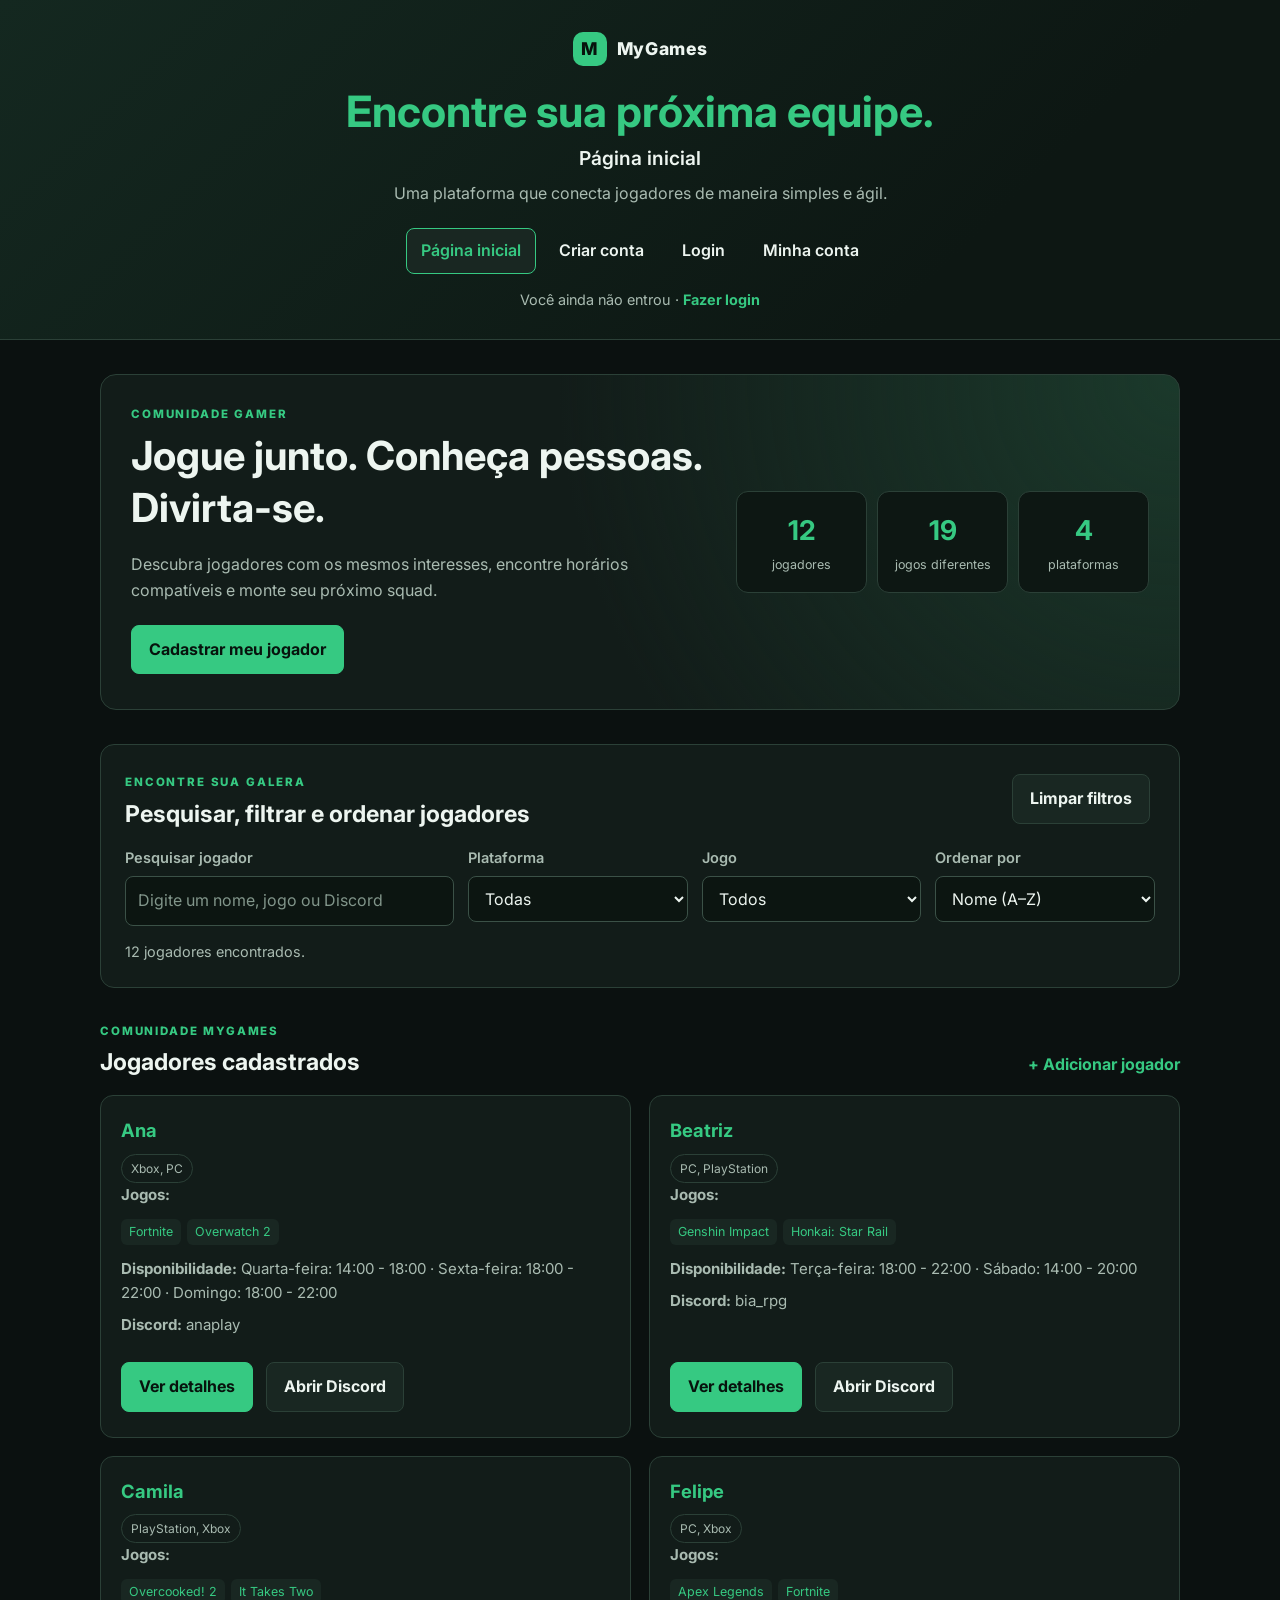
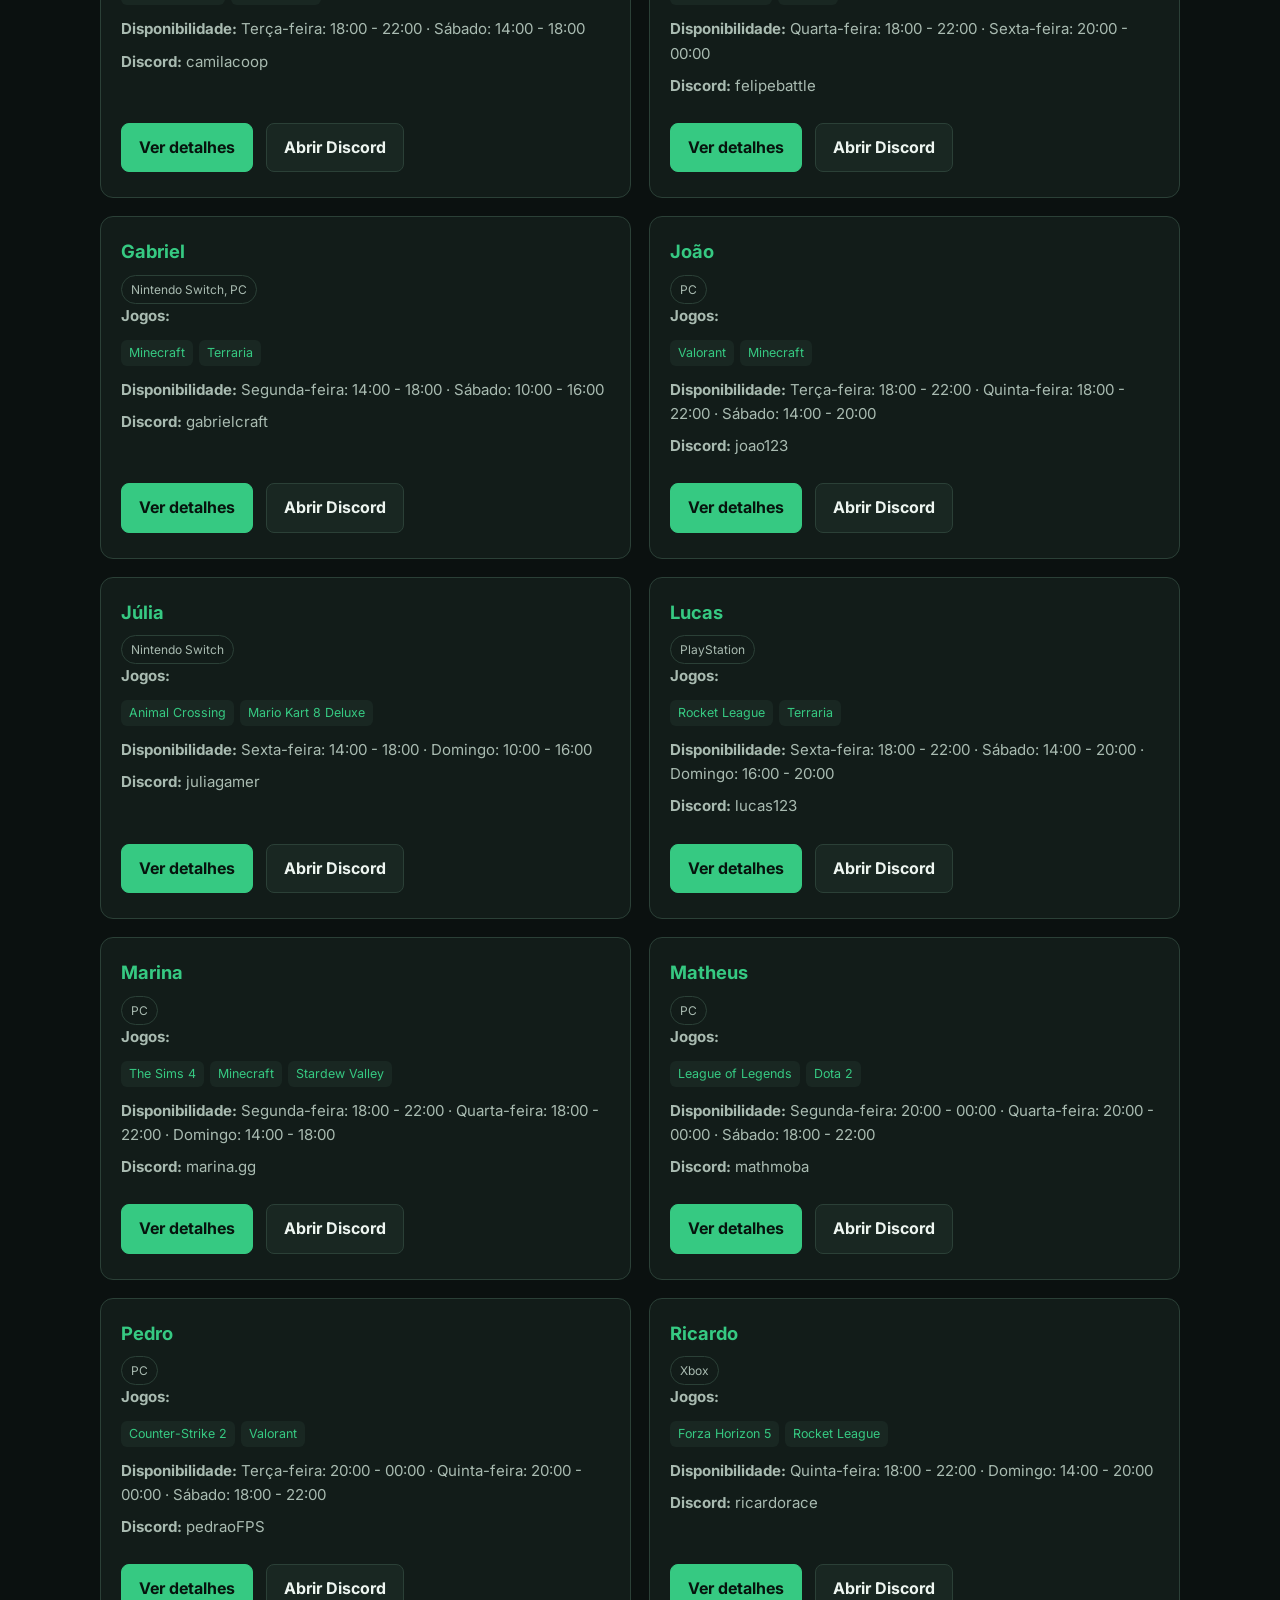
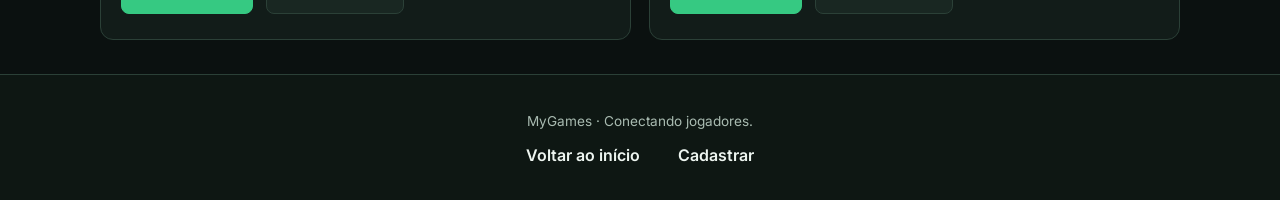
<file: index.html>
<!DOCTYPE html>
<html lang="pt-BR">

<head>
    <meta charset="UTF-8">
    <meta name="viewport" content="width=device-width, initial-scale=1.0">
    <meta name="description" content="Encontre jogadores para jogar seus games favoritos no MyGames.">
    <title>MyGames | Página inicial</title>
    <link rel="stylesheet" href="assets/css/style.css">
</head>

<body data-page="inicio">
    <header class="cabecalho" id="cabecalho">
        <div class="marca"><span class="marca-icone">M</span><span>MyGames</span></div>
        <h1>Encontre sua próxima equipe.</h1>
        <h2>Página inicial</h2>
        <p>Uma plataforma que conecta jogadores de maneira simples e ágil.</p>
        <nav>
            <a class="ativo" href="index.html">Página inicial</a>
            <a href="cadastro.html">Criar conta</a>
            <a href="login.html">Login</a>
            <a href="perfil.html">Minha conta</a>
        </nav>
        <div class="usuario-topo" id="usuario-topo"></div>
    </header>
    <main>
        <section class="introducao">
            <div>
                <span class="sobretitulo">COMUNIDADE GAMER</span>
                <h2>Jogue junto. Conheça pessoas. Divirta-se.</h2>
                <p>Descubra jogadores com os mesmos interesses, encontre horários compatíveis e monte seu próximo squad.
                </p>
                <a class="botao" href="cadastro.html">Cadastrar meu jogador</a>
            </div>
            <div class="painel-estatisticas">
                <div><strong id="total-jogadores">0</strong><span>jogadores</span></div>
                <div><strong id="total-jogos">0</strong><span>jogos diferentes</span></div>
                <div><strong id="total-plataformas">0</strong><span>plataformas</span></div>
            </div>
        </section>
        <section class="painel-controles">
            <div class="titulo-secao">
                <div><span class="sobretitulo">ENCONTRE SUA GALERA</span>
                    <h2>Pesquisar, filtrar e ordenar jogadores</h2>
                </div>
                <button type="button" class="botao-secundario" id="limpar-filtros">Limpar filtros</button>
            </div>
            <div class="controles-grade">
                <div class="controle-largo">
                    <label for="pesquisa">Pesquisar jogador</label>
                    <input id="pesquisa" type="search" placeholder="Digite um nome, jogo ou Discord">
                </div>
                <div>
                    <label for="plataforma">Plataforma</label>
                    <select id="plataforma">
                        <option value="">Todas</option>
                        <option>PC</option>
                        <option>PlayStation</option>
                        <option>Xbox</option>
                        <option>Nintendo Switch</option>
                    </select>
                </div>
                <div>
                    <label for="jogo">Jogo</label>
                    <select id="jogo">
                        <option value="">Todos</option>
                    </select>
                </div>
                <div>
                    <label for="ordenacao">Ordenar por</label>
                    <select id="ordenacao">
                        <option value="nome-asc">Nome (A–Z)</option>
                        <option value="nome-desc">Nome (Z–A)</option>
                        <option value="jogo-asc">Jogo (A–Z)</option>
                        <option value="plataforma-asc">Plataforma (A–Z)</option>
                        <option value="recentes">Mais recentes</option>
                    </select>
                </div>
            </div>
            <p class="resultado-contagem" id="resultado-contagem" aria-live="polite"></p>
        </section>
        <section>
            <div class="titulo-secao">
                <div><span class="sobretitulo">COMUNIDADE MYGAMES</span>
                    <h2>Jogadores cadastrados</h2>
                </div><a class="link-destaque" href="cadastro.html">+ Adicionar jogador</a>
            </div>
            <div id="jogadores" class="grade-jogadores" aria-live="polite"></div>
            <p id="estado-vazio" class="estado-vazio" hidden>Nenhum jogador encontrado. Tente alterar os filtros.</p>
        </section>
    </main>
    <footer>
        <p>MyGames · Conectando jogadores.</p>
        <nav><a href="#cabecalho">Voltar ao início</a><a href="cadastro.html">Cadastrar</a></nav>
    </footer>
    <script src="assets/js/script.js"></script>
</body>

</html>
</file>
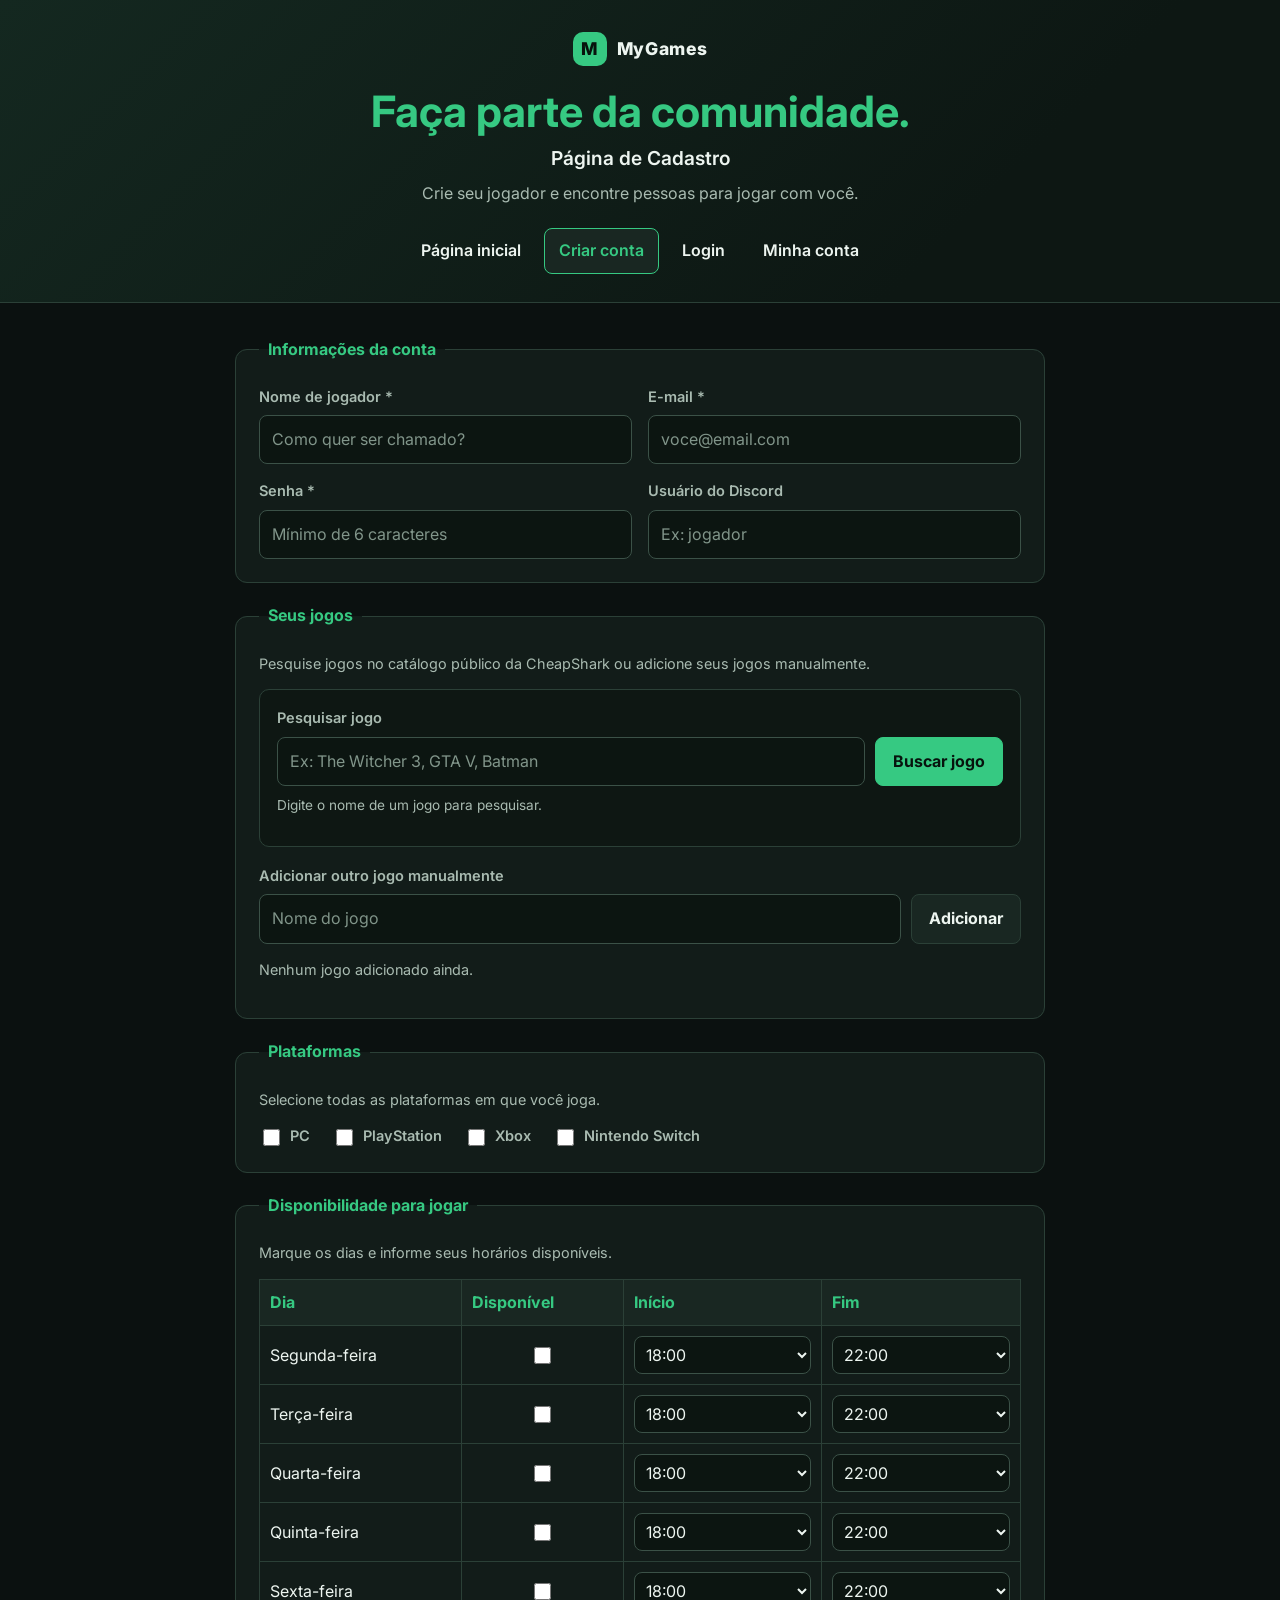
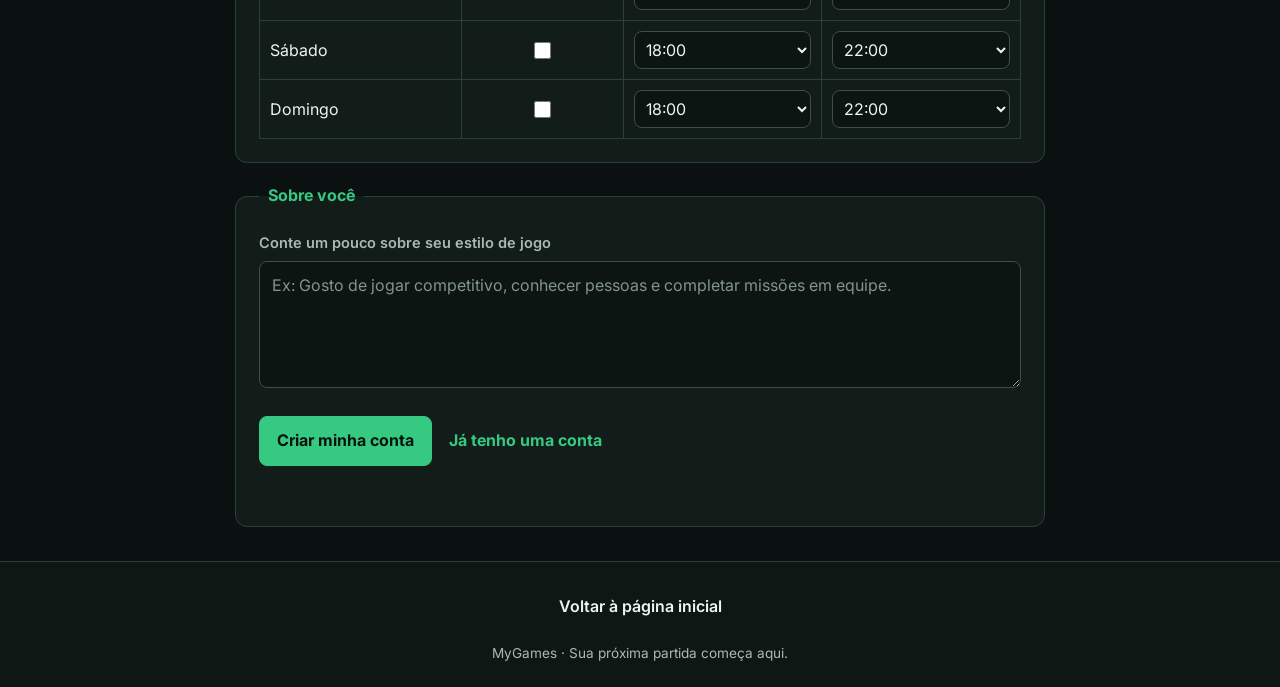
<file: cadastro.html>
<!DOCTYPE html>
<html lang="pt-BR">

<head>
    <meta charset="UTF-8">
    <meta name="viewport" content="width=device-width, initial-scale=1.0">
    <title>MyGames | Cadastro</title>
    <link rel="stylesheet" href="assets/css/style.css">
    <script src="assets/js/script.js" defer></script>
</head>

<body data-page="cadastro">
    <header class="cabecalho" id="cabecalho">
        <div class="marca"><span class="marca-icone">M</span><span>MyGames</span></div>
        <h1>Faça parte da comunidade.</h1>
        <h2>Página de Cadastro</h2>
        <p>Crie seu jogador e encontre pessoas para jogar com você.</p>
        <nav>
            <a href="index.html">Página inicial</a>
            <a class="ativo" href="cadastro.html">Criar conta</a>
            <a href="login.html">Login</a>
            <a href="perfil.html">Minha conta</a>
        </nav>
    </header>

    <main class="largura-formulario">
        <form id="form-cadastro" novalidate>
            <fieldset>
                <legend>Informações da conta</legend>
                <div class="form-grid">
                    <div>
                        <label for="nome">Nome de jogador *</label>
                        <input id="nome" name="nome" type="text" minlength="2" maxlength="40" required
                            placeholder="Como quer ser chamado?">
                    </div>
                    <div>
                        <label for="email">E-mail *</label>
                        <input id="email" name="email" type="email" required placeholder="voce@email.com">
                    </div>
                    <div>
                        <label for="senha">Senha *</label>
                        <input id="senha" name="senha" type="password" minlength="6" required
                            placeholder="Mínimo de 6 caracteres">
                    </div>
                    <div>
                        <label for="discord">Usuário do Discord</label>
                        <input id="discord" name="discord" type="text" maxlength="40" placeholder="Ex: jogador">
                    </div>
                </div>
            </fieldset>

            <fieldset>
                <legend>Seus jogos</legend>
                <p class="texto-ajuda">
                    Pesquise jogos no catálogo público da CheapShark ou adicione seus jogos manualmente.
                </p>

                <div class="busca-api">
                    <label for="busca-jogo-api">Pesquisar jogo</label>
                    <div class="linha-busca">
                        <input id="busca-jogo-api" type="search"
                            placeholder="Ex: The Witcher 3, GTA V, Batman">
                        <button type="button" id="buscar-jogo">Buscar jogo</button>
                    </div>

                    <p id="status-api" class="mensagem-api" aria-live="polite">
                        Digite o nome de um jogo para pesquisar.
                    </p>

                    <div id="resultados-api" class="resultados-api"></div>
                </div>

                <div class="linha-busca campo-manual">
                    <div class="controle-largo">
                        <label for="jogo-manual">Adicionar outro jogo manualmente</label>
                        <input id="jogo-manual" type="text" placeholder="Nome do jogo">
                    </div>
                    <button type="button" class="botao-secundario" id="adicionar-jogo-manual">
                        Adicionar
                    </button>
                </div>

                <div id="jogos-selecionados" class="jogos-selecionados">
                    <p class="texto-ajuda">Nenhum jogo adicionado ainda.</p>
                </div>
            </fieldset>

            <fieldset>
                <legend>Plataformas</legend>
                <p class="texto-ajuda">Selecione todas as plataformas em que você joga.</p>
                <div class="opcoes-checkbox">
                    <label><input type="checkbox" name="plataforma" value="PC"> PC</label>
                    <label><input type="checkbox" name="plataforma" value="PlayStation"> PlayStation</label>
                    <label><input type="checkbox" name="plataforma" value="Xbox"> Xbox</label>
                    <label><input type="checkbox" name="plataforma" value="Nintendo Switch"> Nintendo Switch</label>
                </div>
            </fieldset>

            <fieldset>
                <legend>Disponibilidade para jogar</legend>
                <p class="texto-ajuda">Marque os dias e informe seus horários disponíveis.</p>
                <div class="tabela-responsiva">
                    <table class="tabela-horarios">
                        <thead>
                            <tr>
                                <th>Dia</th>
                                <th>Disponível</th>
                                <th>Início</th>
                                <th>Fim</th>
                            </tr>
                        </thead>
                        <tbody id="corpo-horarios"></tbody>
                    </table>
                </div>
            </fieldset>

            <fieldset>
                <legend>Sobre você</legend>
                <label for="sobre">Conte um pouco sobre seu estilo de jogo</label>
                <textarea id="sobre" name="sobre" rows="4" maxlength="300"
                    placeholder="Ex: Gosto de jogar competitivo, conhecer pessoas e completar missões em equipe."></textarea>

                <div class="linha-final">
                    <button type="submit">Criar minha conta</button>
                    <a class="link-destaque" href="login.html">Já tenho uma conta</a>
                </div>

                <p id="mensagem-cadastro" class="mensagem" role="status"></p>
            </fieldset>
        </form>
    </main>

    <footer>
        <nav><a href="index.html">Voltar à página inicial</a></nav>
        <p>MyGames · Sua próxima partida começa aqui.</p>
    </footer>
</body>

</html>
</file>
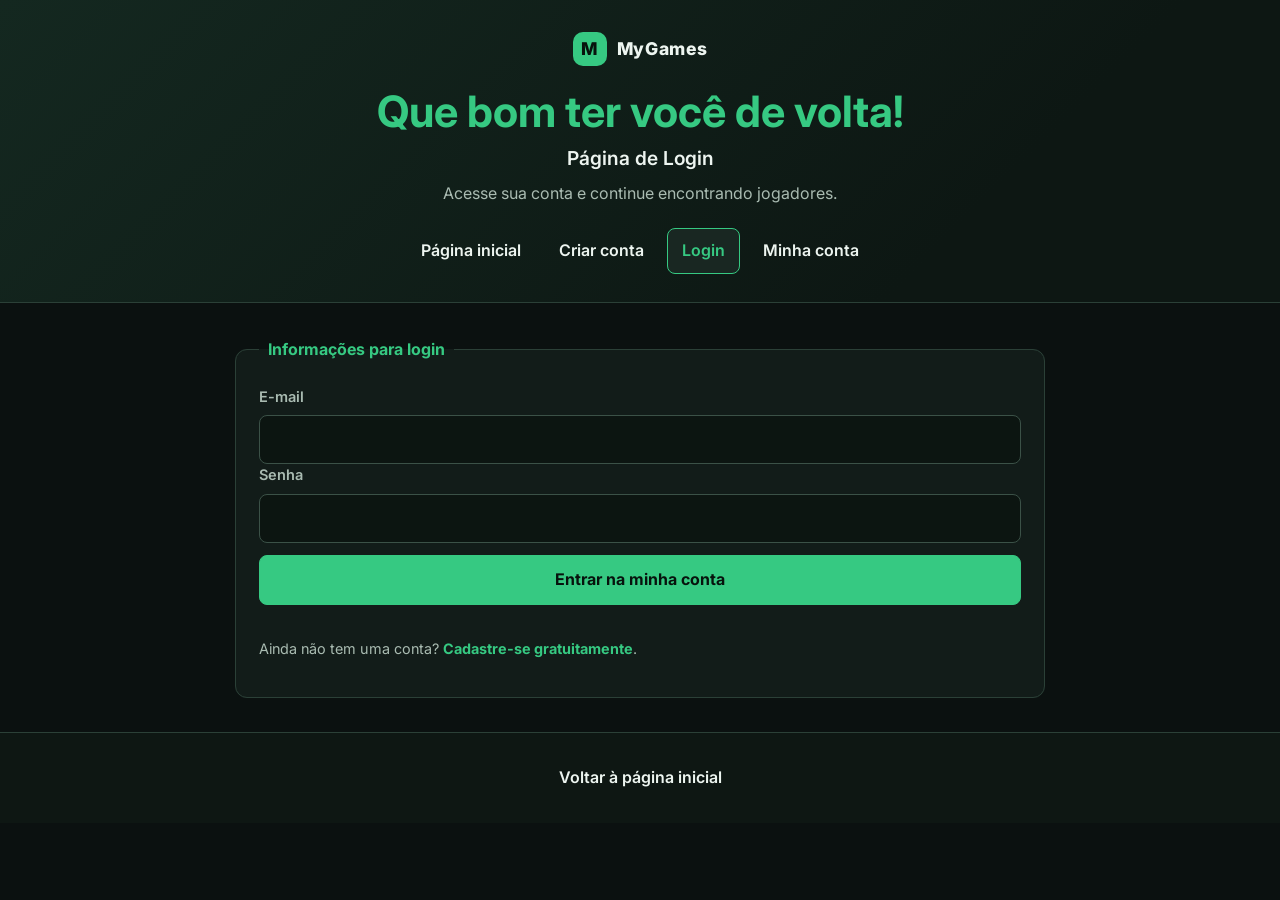
<file: login.html>
<!DOCTYPE html>
<html lang="pt-BR">

<head>
    <meta charset="UTF-8">
    <meta name="viewport" content="width=device-width, initial-scale=1.0">
    <title>MyGames | Login</title>
    <link rel="stylesheet" href="assets/css/style.css">
</head>

<body data-page="login">
    <header class="cabecalho" id="cabecalho">
        <div class="marca"><span class="marca-icone">M</span><span>MyGames</span></div>
        <h1>Que bom ter você de volta!</h1>
        <h2>Página de Login</h2>
        <p>Acesse sua conta e continue encontrando jogadores.</p>
        <nav><a href="index.html">Página inicial</a><a href="cadastro.html">Criar conta</a><a class="ativo"
                href="login.html">Login</a><a href="perfil.html">Minha conta</a></nav>
    </header>
    <main class="largura-formulario">
        <form id="form-login" novalidate>
            <fieldset>
                <legend>Informações para login</legend>
                <label for="email-login">E-mail</label><input type="email" id="email-login" required
                    autocomplete="email">
                <label for="senha-login">Senha</label><input type="password" id="senha-login" required
                    autocomplete="current-password">
                <button type="submit" class="botao-bloco">Entrar na minha conta</button>
                <p id="mensagem-login" class="mensagem" role="status"></p>
                <p class="texto-ajuda">Ainda não tem uma conta? <a class="link-destaque"
                        href="cadastro.html">Cadastre-se gratuitamente</a>.</p>
            </fieldset>
        </form>
    </main>
    <footer>
        <nav><a href="index.html">Voltar à página inicial</a></nav>
    </footer>
    <script src="assets/js/script.js"></script>
</body>

</html>
</file>
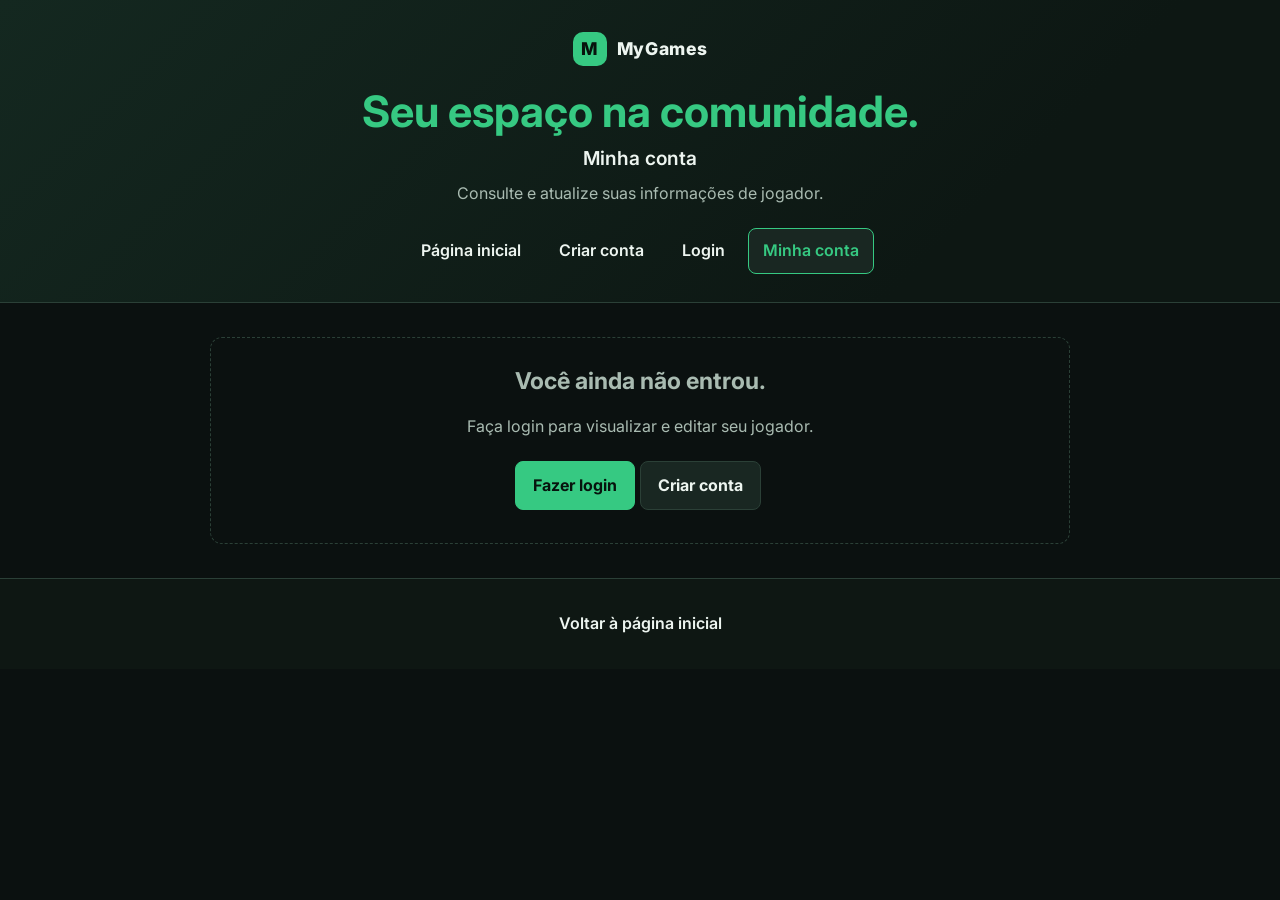
<file: perfil.html>
<!DOCTYPE html>
<html lang="pt-BR">

<head>
    <meta charset="UTF-8">
    <meta name="viewport" content="width=device-width, initial-scale=1.0">
    <title>MyGames | Minha conta</title>
    <link rel="stylesheet" href="assets/css/style.css">
</head>

<body data-page="perfil">
    <header class="cabecalho" id="cabecalho">
        <div class="marca"><span class="marca-icone">M</span><span>MyGames</span></div>
        <h1>Seu espaço na comunidade.</h1>
        <h2>Minha conta</h2>
        <p>Consulte e atualize suas informações de jogador.</p>
        <nav><a href="index.html">Página inicial</a><a href="cadastro.html">Criar conta</a><a
                href="login.html">Login</a><a class="ativo" href="perfil.html">Minha conta</a></nav>
    </header>
    <main class="pagina-perfil">
        <div id="perfil-sem-login" class="estado-vazio" hidden>
            <h2>Você ainda não entrou.</h2>
            <p>Faça login para visualizar e editar seu jogador.</p><a class="botao" href="login.html">Fazer login</a><a
                class="botao botao-secundario" href="cadastro.html">Criar conta</a>
        </div>
        <div id="conteudo-perfil" hidden>
            <section class="perfil-capa">
                <div class="avatar" id="avatar-perfil">?</div>
                <div><span class="sobretitulo">MEU JOGADOR</span>
                    <h2 id="perfil-nome-cabecalho"></h2>
                    <p id="perfil-discord-cabecalho"></p>
                </div>
                <span class="status-publico" id="status-visibilidade">Perfil público</span>
            </section>
            <form id="form-editar-perfil">
                <fieldset>
                    <legend>Informações da conta</legend>
                    <div class="form-grid">
                        <div><label for="editar-nome">Nome</label><input id="editar-nome" required minlength="2"
                                maxlength="40"></div>
                        <div><label for="editar-email">E-mail</label><input id="editar-email" type="email" required>
                        </div>
                        <div><label for="editar-senha">Nova senha</label><input id="editar-senha" type="password"
                                minlength="6" placeholder="Deixe vazio para manter a atual"></div>
                        <div><label for="editar-discord">Discord</label><input id="editar-discord" maxlength="40"></div>
                    </div>
                    <label for="editar-sobre">Sobre você</label><textarea id="editar-sobre" rows="3"
                        maxlength="300"></textarea>
                    <button type="submit">Salvar informações</button>
                    <p id="mensagem-perfil" class="mensagem" role="status"></p>
                </fieldset>
            </form>
            <form id="form-editar-jogos">
                <fieldset>
                    <legend>Meus jogos e plataformas</legend>
                    <div class="form-grid">
                        <div><label for="editar-jogos">Jogos (separados por vírgula)</label><input id="editar-jogos"
                                placeholder="Minecraft, Valorant"></div>
                        <div><label for="editar-plataformas">Plataformas (separadas por vírgula)</label><input
                                id="editar-plataformas" placeholder="PC, PlayStation"></div>
                    </div>
                    <p class="texto-ajuda">Os jogos adicionados pela busca da API também aparecem aqui.</p>
                    <button type="submit">Salvar jogos e plataformas</button>
                    <p id="mensagem-jogos" class="mensagem" role="status"></p>
                </fieldset>
            </form>
            <form id="form-editar-horarios">
                <fieldset>
                    <legend>Disponibilidade para jogar</legend>
                    <div class="tabela-responsiva">
                        <table class="tabela-horarios">
                            <thead>
                                <tr>
                                    <th>Dia</th>
                                    <th>Disponível</th>
                                    <th>Início</th>
                                    <th>Fim</th>
                                </tr>
                            </thead>
                            <tbody id="perfil-horarios"></tbody>
                        </table>
                    </div>
                    <button type="submit">Salvar horários</button>
                    <p id="mensagem-horarios" class="mensagem" role="status"></p>
                </fieldset>
            </form>
            <fieldset>
                <legend>Privacidade do perfil</legend>
                <p id="texto-privacidade"></p><button type="button" class="botao-secundario"
                    id="alternar-privacidade">Alterar visibilidade</button>
            </fieldset>
            <fieldset class="zona-perigo">
                <legend>Excluir minha conta</legend>
                <p>A exclusão remove sua conta e seus dados deste navegador. Essa ação não pode ser desfeita.</p><button
                    type="button" class="botao-excluir" id="excluir-conta">Excluir minha conta</button>
            </fieldset>
            <button type="button" class="botao-secundario" id="sair-conta">Sair da conta</button>
        </div>
    </main>
    <footer>
        <nav><a href="index.html">Voltar à página inicial</a></nav>
    </footer>
    <script src="assets/js/script.js"></script>
</body>

</html>
</file>
<file: assets/css/style.css>
@import url("https://fonts.googleapis.com/css2?family=Inter:wght@400;500;600;700;800&display=swap");

:root {
    --fundo: #0b1110;
    --superficie: #121c19;
    --superficie-clara: #192722;
    --borda: #2b4037;
    --texto: #edf5f0;
    --texto-secundario: #a9bbb1;
    --verde: #36c982;
    --verde-escuro: #1f8b5b;
    --vermelho: #ef6464;
    --largura: 1120px;
}

* { box-sizing: border-box; }
html { scroll-behavior: smooth; scroll-padding-top: 20px; }
body { margin: 0; min-width: 0; overflow-x: hidden; background: var(--fundo); color: var(--texto); font-family: "Inter", Arial, sans-serif; font-size: 16px; line-height: 1.6; }
header.cabecalho { padding: 32px 24px 28px; background: linear-gradient(135deg, #142820, #0d1713 75%); border-bottom: 1px solid var(--borda); text-align: center; }
.marca { display: flex; justify-content: center; align-items: center; gap: 10px; margin-bottom: 20px; color: var(--texto); font-size: 1.1rem; font-weight: 800; letter-spacing: .04em; }
.marca-icone { display: grid; width: 34px; height: 34px; place-items: center; border-radius: 10px; background: var(--verde); color: #07130d; }
header h1 { margin: 0 0 8px; color: var(--verde); font-size: clamp(1.65rem, 4vw, 2.7rem); line-height: 1.2; overflow-wrap: anywhere; }
header h2 { margin: 0 0 10px; font-size: 1.2rem; font-weight: 600; }
header p { margin: 0 auto 22px; max-width: 620px; color: var(--texto-secundario); }
nav { display: flex; justify-content: center; align-items: center; flex-wrap: wrap; gap: 8px; }
nav a { display: inline-block; padding: 9px 14px; border: 1px solid transparent; border-radius: 8px; color: var(--texto); text-decoration: none; font-weight: 600; transition: .2s; }
nav a:hover, nav a.ativo { background: var(--superficie-clara); border-color: var(--verde); color: var(--verde); }
.usuario-topo { min-height: 22px; margin-top: 14px; color: var(--texto-secundario); font-size: .9rem; }
main { width: 100%; max-width: var(--largura); padding: 0 20px; margin: 34px auto; }
main > section { margin-bottom: 34px; }
h2 { margin: 0 0 18px; font-size: 1.45rem; line-height: 1.3; }
h3 { margin: 0 0 12px; color: var(--verde); font-size: 1.15rem; }
p { margin-top: 0; overflow-wrap: anywhere; }
.sobretitulo { display: block; margin-bottom: 7px; color: var(--verde); font-size: .72rem; font-weight: 800; letter-spacing: .16em; }
.introducao { display: grid; grid-template-columns: 1.4fr 1fr; gap: 28px; align-items: center; padding: 30px; border: 1px solid var(--borda); border-radius: 16px; background: radial-gradient(circle at top right, #1b392b, transparent 55%), var(--superficie); }
.introducao h2 { max-width: 600px; font-size: clamp(1.7rem, 4vw, 2.5rem); }
.introducao p { max-width: 600px; color: var(--texto-secundario); }
.painel-estatisticas { display: grid; grid-template-columns: repeat(3, 1fr); gap: 10px; }
.painel-estatisticas div { display: grid; gap: 3px; padding: 17px 10px; border: 1px solid var(--borda); border-radius: 12px; background: #0d1713; text-align: center; }
.painel-estatisticas strong { color: var(--verde); font-size: 1.7rem; }
.painel-estatisticas span { color: var(--texto-secundario); font-size: .78rem; }
.titulo-secao { display: flex; justify-content: space-between; align-items: end; gap: 16px; margin-bottom: 18px; }
.titulo-secao h2 { margin-bottom: 0; }
.painel-controles { padding: 24px; border: 1px solid var(--borda); border-radius: 14px; background: var(--superficie); }
.controles-grade { display: grid; grid-template-columns: 1.5fr 1fr 1fr 1fr; gap: 14px; }
.controle-largo { min-width: 0; }
.resultado-contagem { margin: 14px 0 0; color: var(--texto-secundario); font-size: .9rem; }
.grade-jogadores { display: grid; grid-template-columns: repeat(2, minmax(0, 1fr)); gap: 18px; }
.cartao-jogador { display: flex; flex-direction: column; min-width: 0; padding: 20px; border: 1px solid var(--borda); border-radius: 13px; background: var(--superficie); transition: border-color .2s, transform .2s; }
.cartao-jogador:hover { transform: translateY(-2px); border-color: var(--verde-escuro); }
.cartao-topo { display: flex; justify-content: space-between; align-items: flex-start; gap: 12px; }
.cartao-jogador h3 { margin: 0 0 8px; overflow-wrap: anywhere; }
.cartao-jogador p { margin-bottom: 8px; color: var(--texto-secundario); font-size: .94rem; }
.cartao-jogador .acoes { display: flex; flex-wrap: wrap; gap: 8px; margin-top: auto; padding-top: 12px; }
.etiqueta { display: inline-block; padding: 4px 9px; border: 1px solid var(--borda); border-radius: 999px; color: var(--texto-secundario); font-size: .75rem; }
.etiqueta-proprio { border-color: var(--verde-escuro); color: var(--verde); }
.jogos-tags { display: flex; flex-wrap: wrap; gap: 6px; margin: 4px 0 12px; }
.jogos-tags span { padding: 3px 8px; border-radius: 6px; background: var(--superficie-clara); color: var(--verde); font-size: .78rem; }
.estado-vazio { padding: 28px; border: 1px dashed var(--borda); border-radius: 12px; color: var(--texto-secundario); text-align: center; }
footer { padding: 22px 20px; border-top: 1px solid var(--borda); background: #0e1713; text-align: center; }
footer p { margin: 14px 0 0; color: var(--texto-secundario); font-size: .85rem; }
form { display: grid; gap: 20px; width: 100%; min-width: 0; }
fieldset { min-width: 0; margin: 0; padding: 23px; border: 1px solid var(--borda); border-radius: 12px; background: var(--superficie); }
legend { max-width: 100%; padding: 0 9px; color: var(--verde); font-weight: 700; }
label { display: block; margin: 0 0 6px; color: var(--texto-secundario); font-size: .91rem; font-weight: 600; }
input:not([type="checkbox"]):not([type="radio"]), select, textarea { width: 100%; min-width: 0; max-width: 100%; padding: 11px 12px; border: 1px solid #3b5147; border-radius: 8px; background: #0c1511; color: var(--texto); font: inherit; }
input[type="checkbox"], input[type="radio"] { width: 17px; height: 17px; accent-color: var(--verde); vertical-align: middle; }
textarea { min-height: 95px; resize: vertical; }
input::placeholder, textarea::placeholder { color: #81958a; }
button, .botao { display: inline-block; max-width: 100%; margin: 5px 5px 5px 0; padding: 11px 17px; border: 1px solid var(--verde); border-radius: 8px; background: var(--verde); color: #07130d; font: inherit; font-weight: 700; text-align: center; text-decoration: none; cursor: pointer; transition: .2s; }
button:hover, .botao:hover { filter: brightness(1.1); transform: translateY(-1px); }
button:disabled { opacity: .55; cursor: wait; transform: none; }
.botao-secundario, button.botao-secundario { background: var(--superficie-clara); color: var(--texto); border-color: var(--borda); }
.botao-secundario:hover { border-color: var(--verde); color: var(--verde); }
.botao-excluir { background: #4a2022; color: #ffdada; border-color: var(--vermelho); }
.botao-bloco { width: 100%; margin: 12px 0 0; }
.largura-formulario { max-width: 850px; }
.form-grid { display: grid; grid-template-columns: repeat(2, minmax(0, 1fr)); gap: 16px; }
.form-grid > div { min-width: 0; }
.texto-ajuda { color: var(--texto-secundario); font-size: .9rem; }
.opcoes-checkbox { display: flex; flex-wrap: wrap; gap: 12px 22px; }
.opcoes-checkbox label { display: flex; align-items: center; gap: 7px; margin: 0; }
.tabela-responsiva { width: 100%; overflow-x: auto; }
table { width: 100%; border-collapse: collapse; color: var(--texto); }
th, td { padding: 10px; border: 1px solid var(--borda); text-align: left; }
th { background: var(--superficie-clara); color: var(--verde); }
.tabela-horarios { min-width: 590px; }
.tabela-horarios input[type="checkbox"] { display: block; margin: auto; }
.tabela-horarios select { min-width: 105px; padding: 7px; }
.linha-busca { display: flex; align-items: end; gap: 10px; }
.linha-busca > div { flex: 1; min-width: 0; }
.linha-busca button { flex-shrink: 0; margin: 0; }
.busca-api { padding: 17px; border: 1px solid var(--borda); border-radius: 10px; background: #0e1713; }
.mensagem-api { margin: 9px 0 0; color: var(--texto-secundario); font-size: .85rem; }
.resultados-api { display: grid; gap: 9px; margin-top: 12px; }
.resultado-api { display: flex; align-items: center; gap: 12px; padding: 10px; border: 1px solid var(--borda); border-radius: 9px; background: var(--superficie); }
.resultado-api img { width: 78px; height: 54px; border-radius: 6px; object-fit: cover; }
.resultado-api div { flex: 1; min-width: 0; }
.resultado-api strong { display: block; }
.resultado-api small { color: var(--texto-secundario); }
.resultado-api button { margin: 0; }
.campo-manual { margin-top: 18px; }
.jogos-selecionados { display: flex; flex-wrap: wrap; gap: 8px; margin-top: 14px; }
.jogo-selecionado { display: flex; align-items: center; gap: 8px; padding: 6px 9px; border: 1px solid var(--borda); border-radius: 8px; background: var(--superficie-clara); color: var(--verde); font-size: .88rem; }
.jogo-selecionado button { margin: 0; padding: 2px 7px; background: transparent; color: var(--vermelho); border-color: transparent; }
.linha-final { display: flex; flex-wrap: wrap; align-items: center; gap: 12px; margin-top: 16px; }
.link-destaque { color: var(--verde); font-weight: 700; text-decoration: none; }
.link-destaque:hover { text-decoration: underline; }
.mensagem { min-height: 22px; margin: 10px 0 0; font-size: .9rem; }
.mensagem.sucesso { color: var(--verde); }
.mensagem.erro { color: #ff8585; }
.perfil-capa { display: flex; align-items: center; gap: 18px; margin-bottom: 22px; padding: 24px; border: 1px solid var(--borda); border-radius: 14px; background: linear-gradient(120deg, #173326, var(--superficie)); }
.perfil-capa h2 { margin: 0; }
.perfil-capa p { margin: 4px 0 0; color: var(--texto-secundario); }
.avatar { display: grid; flex: 0 0 62px; width: 62px; height: 62px; place-items: center; border-radius: 18px; background: var(--verde); color: #07130d; font-size: 1.8rem; font-weight: 800; }
.status-publico { margin-left: auto; padding: 5px 10px; border: 1px solid var(--verde-escuro); border-radius: 20px; color: var(--verde); font-size: .8rem; }
.pagina-perfil { max-width: 900px; }
.zona-perigo { border-color: #71383b; }
.zona-perigo legend { color: #ff8585; }
.zona-perigo p { color: #e7b9b9; }
:focus-visible { outline: 3px solid var(--verde); outline-offset: 3px; }

@media (max-width: 800px) {
    .introducao { grid-template-columns: 1fr; }
    .controles-grade { grid-template-columns: repeat(2, minmax(0, 1fr)); }
}
@media (max-width: 600px) {
    header.cabecalho { padding: 27px 14px 22px; }
    nav { gap: 5px; }
    nav a { padding: 8px 9px; font-size: .88rem; }
    main { margin: 22px auto; padding: 0 12px; }
    .grade-jogadores { grid-template-columns: 1fr; }
    .form-grid, .controles-grade { grid-template-columns: 1fr; }
    fieldset { padding: 16px 13px; }
    .introducao, .painel-controles { padding: 19px 15px; }
    .painel-estatisticas { gap: 6px; }
    .painel-estatisticas div { padding: 12px 5px; }
    .painel-estatisticas strong { font-size: 1.35rem; }
    .titulo-secao { align-items: flex-start; flex-direction: column; }
    .linha-busca { align-items: stretch; flex-direction: column; }
    .linha-busca button { width: 100%; }
    .resultado-api { align-items: flex-start; flex-wrap: wrap; }
    .resultado-api button { width: 100%; }
    .perfil-capa { align-items: flex-start; flex-wrap: wrap; }
    .status-publico { margin-left: 0; }
}
</file>
